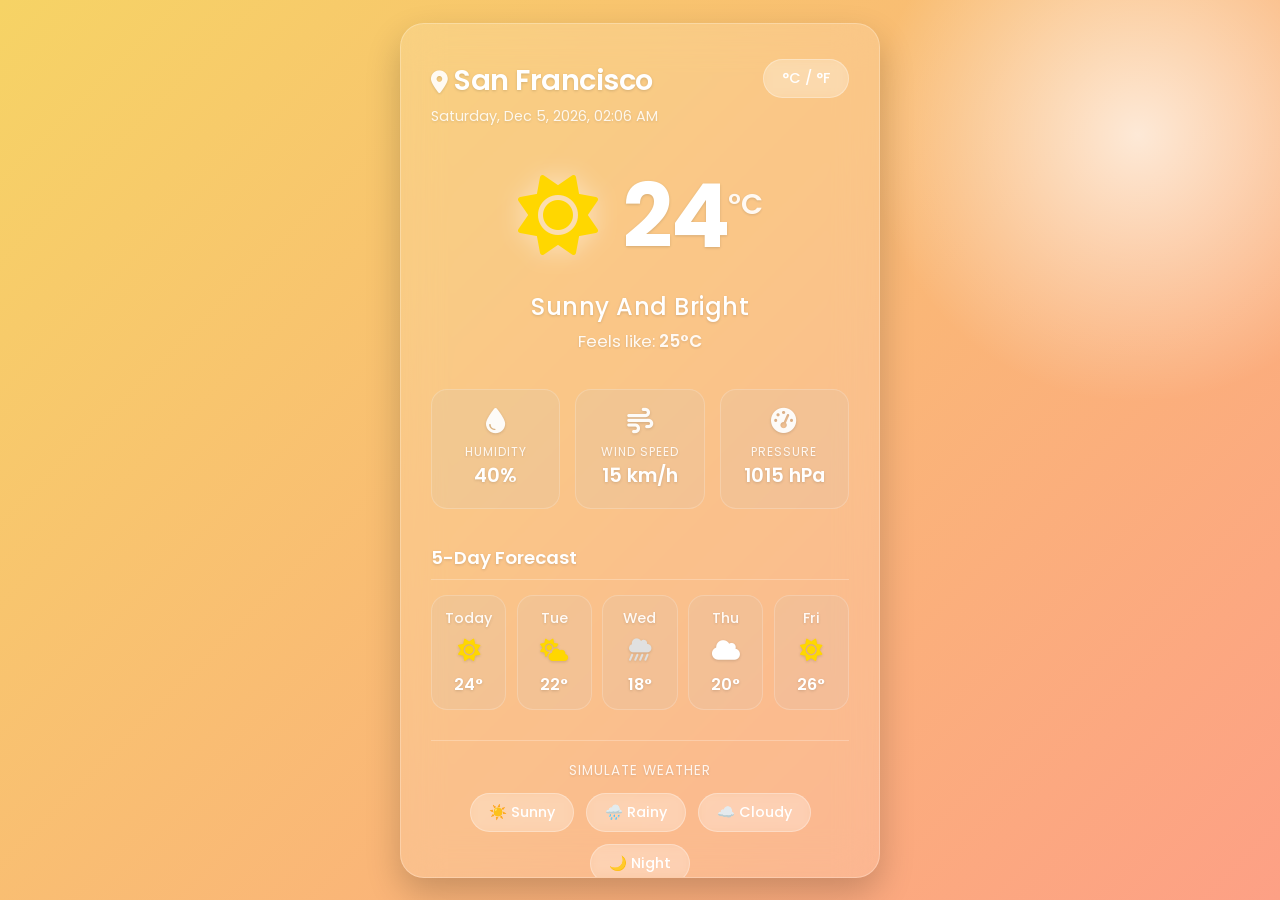
<file: index.html>
<!DOCTYPE html>
<html lang="en">
<head>
    <meta charset="UTF-8">
    <meta name="viewport" content="width=device-width, initial-scale=1.0">
    <title>Premium Weather Dashboard</title>
    <!-- Google Fonts for modern typography -->
    <link href="https://fonts.googleapis.com/css2?family=Poppins:wght@300;400;500;600;700&display=swap" rel="stylesheet">
    <!-- Font Awesome for sleek, modern icons -->
    <link rel="stylesheet" href="https://cdnjs.cloudflare.com/ajax/libs/font-awesome/6.4.0/css/all.min.css">
    <link rel="stylesheet" href="style.css">
</head>
<body>
    <!-- Background layers for theme rendering -->
    <div id="weather-bg" class="weather-bg sunny"></div>
    
    <!-- Visual Effect container (for rain drops, clouds, glowing light) entirely managed by JS/CSS -->
    <div id="weather-effects" class="weather-effects"></div>

    <div class="app-container">
        <!-- Main Weather Card using Glassmorphism -->
        <main class="weather-card glassmorphism fade-in">
            <!-- Header: City and Date Info -->
            <header class="header">
                <div>
                    <h1 id="city"><i class="fas fa-map-marker-alt"></i> --</h1>
                    <p id="date-time">--</p>
                </div>
                <div class="toggle-container">
                    <!-- Button to toggle units -->
                    <button id="toggle-unit" class="btn glass-btn">°C / °F</button>
                </div>
            </header>

            <!-- Current Weather Core Display -->
            <section class="current-weather">
                <div class="main-info">
                    <!-- Floating Icon container -->
                    <div id="icon-container" class="icon-container">
                        <i id="main-icon" class="fas fa-sun"></i>
                    </div>
                    <!-- Temperature numbers and unit -->
                    <div class="temp-block">
                        <h2 id="temperature" class="temp-value">--</h2>
                        <span id="temp-unit" class="temp-unit">°C</span>
                    </div>
                </div>
                <!-- Condition Description and Feels Like -->
                <div class="condition-info">
                    <p id="condition" class="condition-text">--</p>
                    <p id="feels-like" class="feels-like">Feels like: <span>--</span></p>
                </div>
            </section>

            <!-- Weather Details Grid -->
            <section class="weather-details">
                <div class="detail-item glassmorphism-sub">
                    <i class="fas fa-tint"></i>
                    <div>
                        <p class="label">Humidity</p>
                        <p id="humidity" class="value">--</p>
                    </div>
                </div>
                <div class="detail-item glassmorphism-sub">
                    <i class="fas fa-wind"></i>
                    <div>
                        <p class="label">Wind Speed</p>
                        <p id="wind-speed" class="value">--</p>
                    </div>
                </div>
                <div class="detail-item glassmorphism-sub">
                    <i class="fas fa-tachometer-alt"></i>
                    <div>
                        <p class="label">Pressure</p>
                        <p id="pressure" class="value">--</p>
                    </div>
                </div>
            </section>

            <!-- 5-Day Forecast -->
            <section class="forecast">
                <h3>5-Day Forecast</h3>
                <div id="forecast-container" class="forecast-list">
                    <!-- Forecast items will be generated dynamically by JS -->
                </div>
            </section>
            
            <!-- Hidden API/Controls to simulate different weather themes -->
            <section class="simulator-controls">
                <p>Simulate Weather</p>
                <div class="control-buttons">
                    <button class="btn glass-btn" onclick="app.setWeather('sunny')">☀️ Sunny</button>
                    <button class="btn glass-btn" onclick="app.setWeather('rainy')">🌧️ Rainy</button>
                    <button class="btn glass-btn" onclick="app.setWeather('cloudy')">☁️ Cloudy</button>
                    <button class="btn glass-btn" onclick="app.setWeather('night')">🌙 Night</button>
                </div>
            </section>
        </main>
    </div>

    <!-- Script connection at the body end -->
    <script src="script.js"></script>
</body>
</html>
</file>
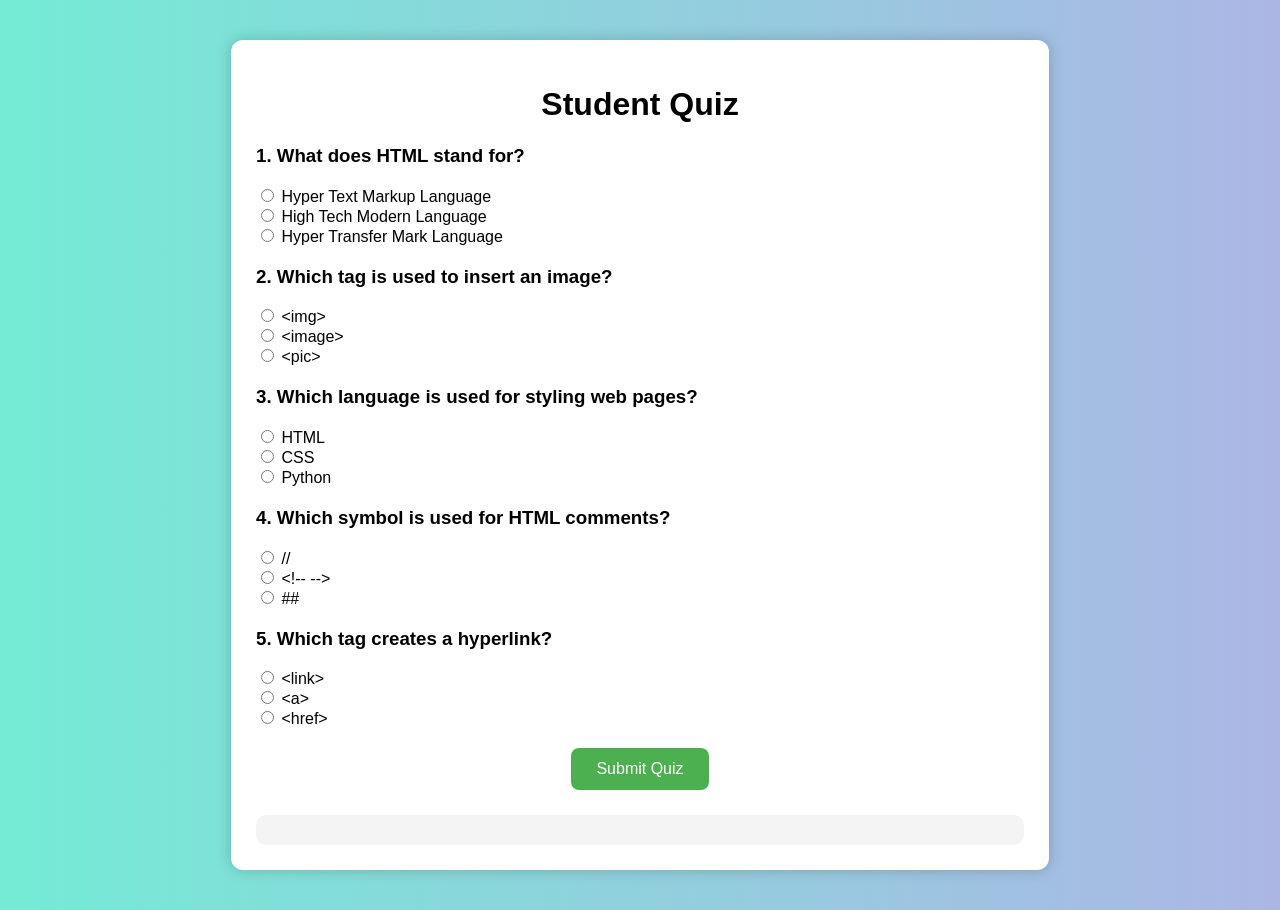
<file: quiz.html>
<!DOCTYPE html>
<html lang="en">
<head>
<meta charset="UTF-8">
<title>MCQ Quiz</title>

<style>
body{
    font-family: Arial, sans-serif;
    background: linear-gradient(to right,#74ebd5,#ACB6E5);
    margin:0;
    padding:0;
}
.container{
    width:60%;
    margin:40px auto;
    background:white;
    padding:25px;
    border-radius:12px;
    box-shadow:0 0 15px rgba(0,0,0,0.2);
}
h1{
    text-align:center;
}
.question{
    margin:20px 0;
}
button{
    display:block;
    margin:20px auto;
    padding:12px 25px;
    font-size:16px;
    border:none;
    background:#4CAF50;
    color:white;
    border-radius:8px;
    cursor:pointer;
}
button:hover{
    background:#45a049;
}
#result{
    margin-top:25px;
    padding:15px;
    border-radius:10px;
    background:#f4f4f4;
}
.correct{color:green;}
.wrong{color:red;}
</style>
</head>

<body>

<div class="container">
<h1>Student Quiz</h1>

<form id="quizForm">

<div class="question">
<h3>1. What does HTML stand for?</h3>
<label><input type="radio" name="q1" value="a"> Hyper Text Markup Language</label><br>
<label><input type="radio" name="q1" value="b"> High Tech Modern Language</label><br>
<label><input type="radio" name="q1" value="c"> Hyper Transfer Mark Language</label>
</div>

<div class="question">
<h3>2. Which tag is used to insert an image?</h3>
<label><input type="radio" name="q2" value="a"> &lt;img&gt;</label><br>
<label><input type="radio" name="q2" value="b"> &lt;image&gt;</label><br>
<label><input type="radio" name="q2" value="c"> &lt;pic&gt;</label>
</div>

<div class="question">
<h3>3. Which language is used for styling web pages?</h3>
<label><input type="radio" name="q3" value="a"> HTML</label><br>
<label><input type="radio" name="q3" value="b"> CSS</label><br>
<label><input type="radio" name="q3" value="c"> Python</label>
</div>

<div class="question">
<h3>4. Which symbol is used for HTML comments?</h3>
<label><input type="radio" name="q4" value="a"> //</label><br>
<label><input type="radio" name="q4" value="b"> &lt;!-- --&gt;</label><br>
<label><input type="radio" name="q4" value="c"> ##</label>
</div>

<div class="question">
<h3>5. Which tag creates a hyperlink?</h3>
<label><input type="radio" name="q5" value="a"> &lt;link&gt;</label><br>
<label><input type="radio" name="q5" value="b"> &lt;a&gt;</label><br>
<label><input type="radio" name="q5" value="c"> &lt;href&gt;</label>
</div>

<button type="button" onclick="checkAnswers()">Submit Quiz</button>

</form>

<div id="result"></div>
</div>

<script>
function checkAnswers(){

    let answers={
        q1:"a",
        q2:"a",
        q3:"b",
        q4:"b",
        q5:"b"
    };

    let score=0;
    let resultHTML="";

    for(let q in answers){
        let selected=document.querySelector('input[name="'+q+'"]:checked');

        if(!selected){
            resultHTML += "<p class='wrong'>"+q.toUpperCase()+": Not Attempted ❌</p>";
        }
        else if(selected.value===answers[q]){
            score++;
            resultHTML += "<p class='correct'>"+q.toUpperCase()+": Correct ✅</p>";
        }
        else{
            resultHTML += "<p class='wrong'>"+q.toUpperCase()+": Wrong ❌ (Correct: "+answers[q].toUpperCase()+")</p>";
        }
    }

    let percent = (score/5)*100;

    document.getElementById("result").innerHTML =
    "<h2>Your Score: "+score+" / 5</h2>"+
    "<h3>Percentage: "+percent+"%</h3><hr>"+
    resultHTML;

    // disable button after submission
    document.querySelector("button").disabled=true;
}
</script>

</body>
</html>
</file>
<file: style.css>
/* Reset & Base Setup */
* {
    margin: 0;
    padding: 0;
    box-sizing: border-box;
    font-family: 'Poppins', sans-serif;
}

body, html {
    width: 100%;
    height: 100%;
    overflow: hidden; /* No scrollbars on desktop */
}

/* Base App Layout */
.app-container {
    position: relative;
    z-index: 10;
    width: 100%;
    height: 100%;
    display: flex;
    justify-content: center;
    align-items: center;
    padding: 20px;
}

/* Background gradients for various themes */
.weather-bg {
    position: absolute;
    top: 0; left: 0; right: 0; bottom: 0;
    z-index: 1;
    transition: background 1.5s ease-in-out;
}
.weather-bg.sunny {
    background: linear-gradient(135deg, #f6d365 0%, #fda085 100%);
}
.weather-bg.rainy {
    background: linear-gradient(135deg, #4b6cb7 0%, #182848 100%);
}
.weather-bg.cloudy {
    background: linear-gradient(135deg, #8e9eab 0%, #eef2f3 100%);
}
.weather-bg.night {
    background: linear-gradient(135deg, #0f2027 0%, #203a43 50%, #2c5364 100%);
}

/* Effect Container styling */
.weather-effects {
    position: absolute;
    top: 0; left: 0; right: 0; bottom: 0;
    z-index: 2;
    pointer-events: none;
    overflow: hidden;
}

/* --- ADVANCED VISUAL EFFECT ASSETS --- */
.sun-glow {
    position: absolute;
    top: -15vh;
    right: -10vw;
    width: 60vh;
    height: 60vh;
    background: radial-gradient(circle, rgba(255,255,255,0.7) 0%, rgba(255,255,255,0) 70%);
    border-radius: 50%;
    animation: pulseGlow 4s infinite alternate ease-in-out;
}

.raindrop {
    position: absolute;
    width: 2px;
    height: 15px;
    background: rgba(255, 255, 255, 0.5);
    animation: rainDropAnim linear infinite;
}

.cloud-shape {
    position: absolute;
    background: rgba(255, 255, 255, 0.3);
    border-radius: 50px;
    filter: blur(12px);
    animation: cloudMove linear infinite;
}

/* Keyframe Animations */
@keyframes pulseGlow {
    0% { transform: scale(1); opacity: 0.6; }
    100% { transform: scale(1.15); opacity: 1; }
}
@keyframes rainDropAnim {
    0% { transform: translateY(-10px); opacity: 0; }
    10% { opacity: 1; }
    100% { transform: translateY(110vh); opacity: 0; }
}
@keyframes cloudMove {
    0% { transform: translateX(-300px); }
    100% { transform: translateX(110vw); }
}
@keyframes float {
    0% { transform: translateY(0px); }
    50% { transform: translateY(-12px); }
    100% { transform: translateY(0px); }
}
.fade-in {
    animation: fadeIn 1s cubic-bezier(0.1, 0.8, 0.2, 1);
}
@keyframes fadeIn {
    from { opacity: 0; transform: scale(0.9); }
    to { opacity: 1; transform: scale(1); }
}

/* Glassmorphism Styles */
.glassmorphism {
    background: rgba(255, 255, 255, 0.15);
    box-shadow: 0 15px 35px 0 rgba(0, 0, 0, 0.2);
    backdrop-filter: blur(20px);
    -webkit-backdrop-filter: blur(20px);
    border: 1px solid rgba(255, 255, 255, 0.25);
    border-radius: 24px;
}

.glassmorphism-sub {
    background: rgba(200, 200, 200, 0.15);
    border: 1px solid rgba(255, 255, 255, 0.2);
    border-radius: 16px;
}

/* Generic Button */
.btn {
    cursor: pointer;
    border: none;
    outline: none;
    padding: 8px 18px;
    border-radius: 20px;
    font-weight: 500;
    transition: all 0.3s ease;
    color: #fff;
    font-size: 0.9rem;
}
.glass-btn {
    background: rgba(255, 255, 255, 0.2);
    border: 1px solid rgba(255, 255, 255, 0.3);
    backdrop-filter: blur(5px);
}
.glass-btn:hover {
    background: rgba(255, 255, 255, 0.35);
    transform: translateY(-2px);
    box-shadow: 0 5px 15px rgba(0,0,0,0.15);
}

/* Card Rules */
.weather-card {
    width: 100%;
    max-width: 480px;
    padding: 35px 30px;
    color: #fff;
    text-shadow: 0 1px 3px rgba(0, 0, 0, 0.15);
    max-height: 95vh;
    overflow-y: auto;
}
.weather-card::-webkit-scrollbar {
    width: 0px; 
}

/* Sections Inside Card */
.header {
    display: flex;
    justify-content: space-between;
    align-items: flex-start;
    margin-bottom: 30px;
}
.header h1 {
    font-size: 1.8rem;
    font-weight: 600;
    letter-spacing: -0.5px;
}
.header h1 i {
    font-size: 1.4rem;
    opacity: 0.9;
}
.header p {
    font-size: 0.9rem;
    opacity: 0.85;
    margin-top: 4px;
}

.current-weather {
    display: flex;
    flex-direction: column;
    align-items: center;
    margin-bottom: 35px;
}
.main-info {
    display: flex;
    align-items: center;
    gap: 25px;
}
.icon-container {
    font-size: 5rem;
    animation: float 4s ease-in-out infinite;
    text-shadow: 0 0 25px rgba(255, 255, 255, 0.5);
    transition: opacity 0.3s ease;
}
.temp-block {
    display: flex;
    align-items: flex-start;
}
.temp-value {
    font-size: 5.5rem;
    font-weight: 700;
    line-height: 1;
    letter-spacing: -2px;
}
.temp-unit {
    font-size: 1.8rem;
    font-weight: 600;
    margin-top: 10px;
    opacity: 0.9;
}

.condition-info {
    text-align: center;
    margin-top: 12px;
}
.condition-text {
    font-size: 1.5rem;
    font-weight: 500;
    text-transform: capitalize;
    letter-spacing: 0.5px;
}
.feels-like {
    font-size: 1.05rem;
    opacity: 0.9;
    margin-top: 4px;
}
.feels-like span {
    font-weight: 600;
}

/* Detail Grid Layout */
.weather-details {
    display: grid;
    grid-template-columns: repeat(3, 1fr);
    gap: 15px;
    margin-bottom: 35px;
}
.detail-item {
    padding: 18px 10px;
    display: flex;
    flex-direction: column;
    align-items: center;
    text-align: center;
    gap: 10px;
    transition: transform 0.3s ease;
}
.detail-item:hover {
    transform: translateY(-5px);
    background: rgba(255, 255, 255, 0.25);
}
.detail-item i {
    font-size: 1.6rem;
    color: rgba(255, 255, 255, 0.95);
}
.detail-item .label {
    font-size: 0.75rem;
    text-transform: uppercase;
    opacity: 0.85;
    letter-spacing: 1px;
}
.detail-item .value {
    font-size: 1.2rem;
    font-weight: 600;
}

/* Mini Forecast */
.forecast {
    margin-bottom: 30px;
}
.forecast h3 {
    font-size: 1.15rem;
    margin-bottom: 15px;
    font-weight: 600;
    border-bottom: 1px solid rgba(255,255,255,0.25);
    padding-bottom: 8px;
}
.forecast-list {
    display: flex;
    justify-content: space-between;
}
.forecast-item {
    display: flex;
    flex-direction: column;
    align-items: center;
    padding: 12px 10px;
    gap: 10px;
    transition: transform 0.3s ease;
    width: 18%;
}
.forecast-item:hover {
    transform: scale(1.05);
}
.forecast-item i {
    font-size: 1.4rem;
}
.forecast-item .day {
    font-size: 0.9rem;
    font-weight: 500;
    opacity: 0.9;
}
.forecast-item .temps {
    font-size: 1rem;
    font-weight: 600;
}

/* Simulator Section */
.simulator-controls {
    border-top: 1px solid rgba(255,255,255,0.25);
    padding-top: 20px;
}
.simulator-controls p {
    font-size: 0.85rem;
    margin-bottom: 12px;
    text-align: center;
    opacity: 0.85;
    letter-spacing: 1px;
    text-transform: uppercase;
}
.control-buttons {
    display: flex;
    justify-content: center;
    flex-wrap: wrap;
    gap: 12px;
}

/* Responsiveness adjustments */
@media (max-width: 500px) {
    .weather-card {
        padding: 25px 20px;
        border-radius: 18px;
    }
    .header h1 {
        font-size: 1.5rem;
    }
    .temp-value {
        font-size: 4.5rem;
    }
    .weather-details {
        grid-template-columns: 1fr 1fr;
    }
    .detail-item:nth-child(3) {
        grid-column: span 2;
    }
    .forecast-item {
        padding: 10px 5px;
        gap: 8px;
    }
    .forecast-item .day { font-size: 0.8rem; }
}
</file>
